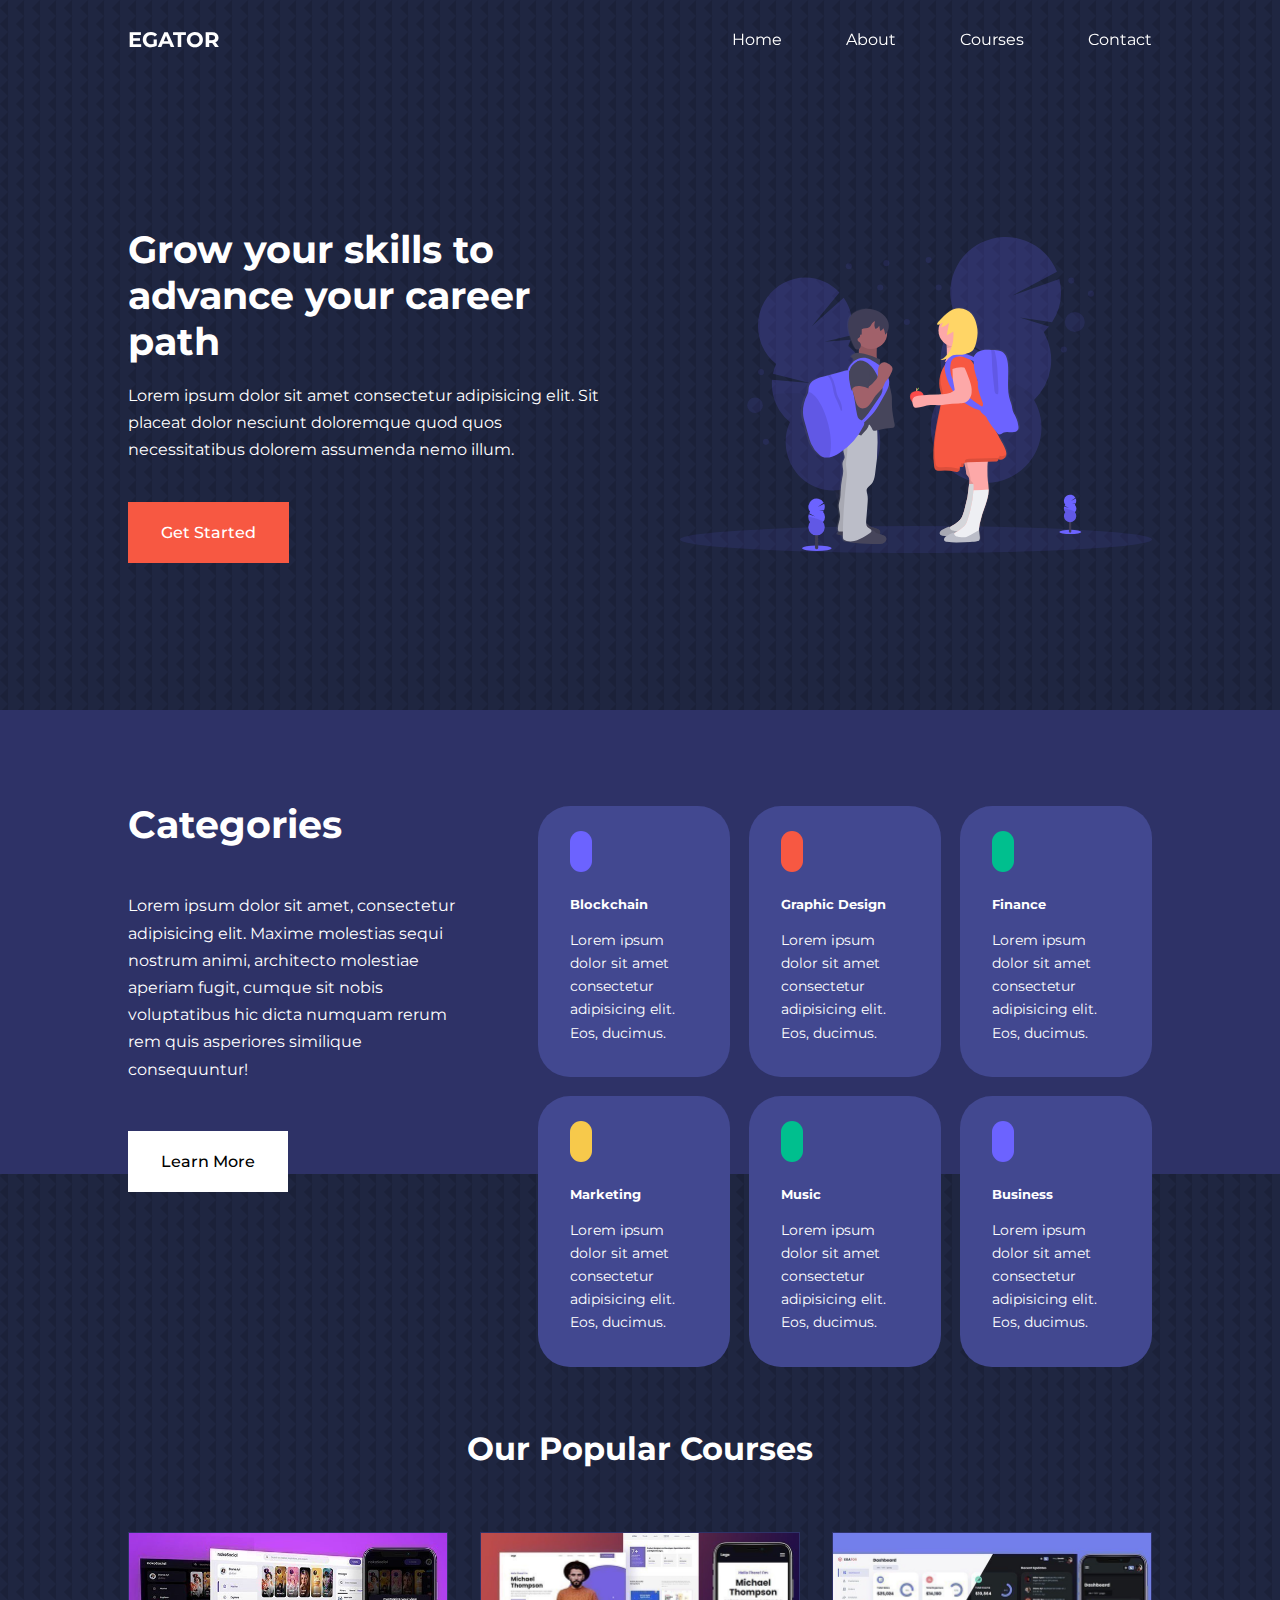
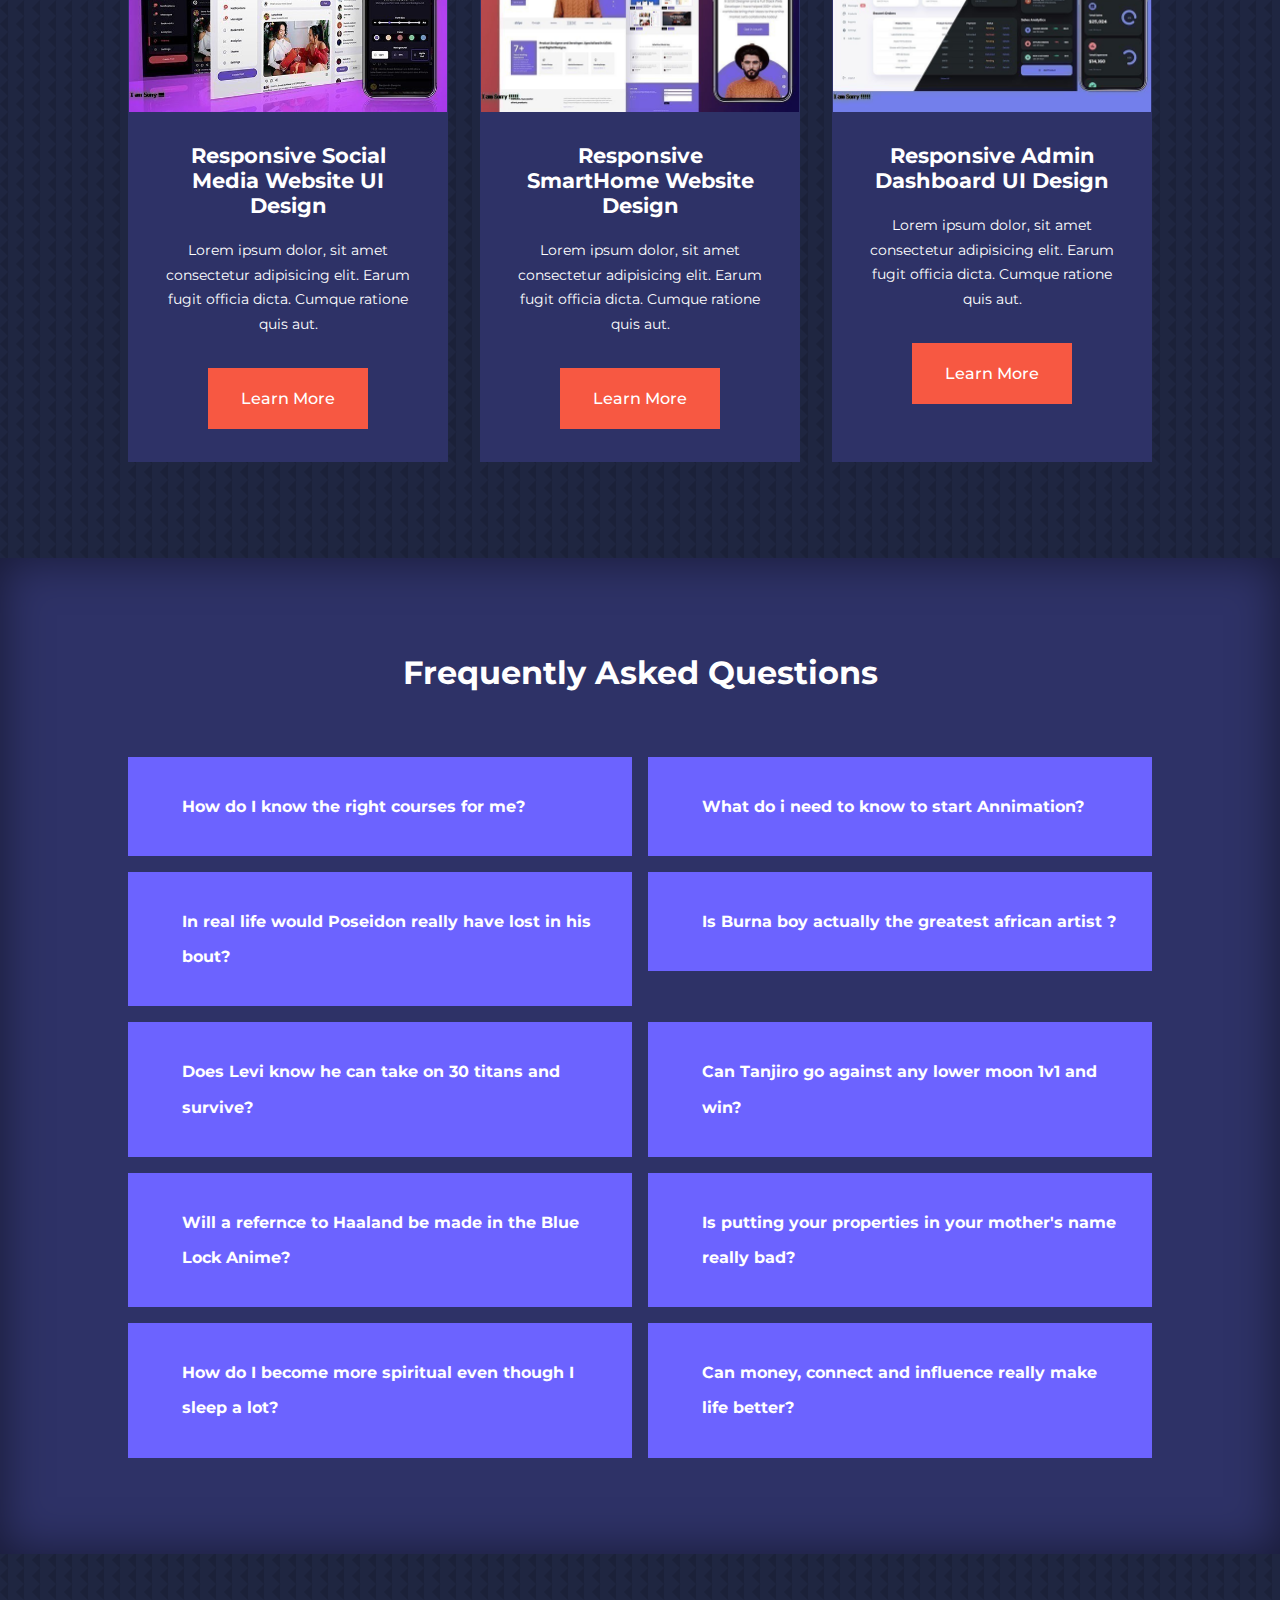
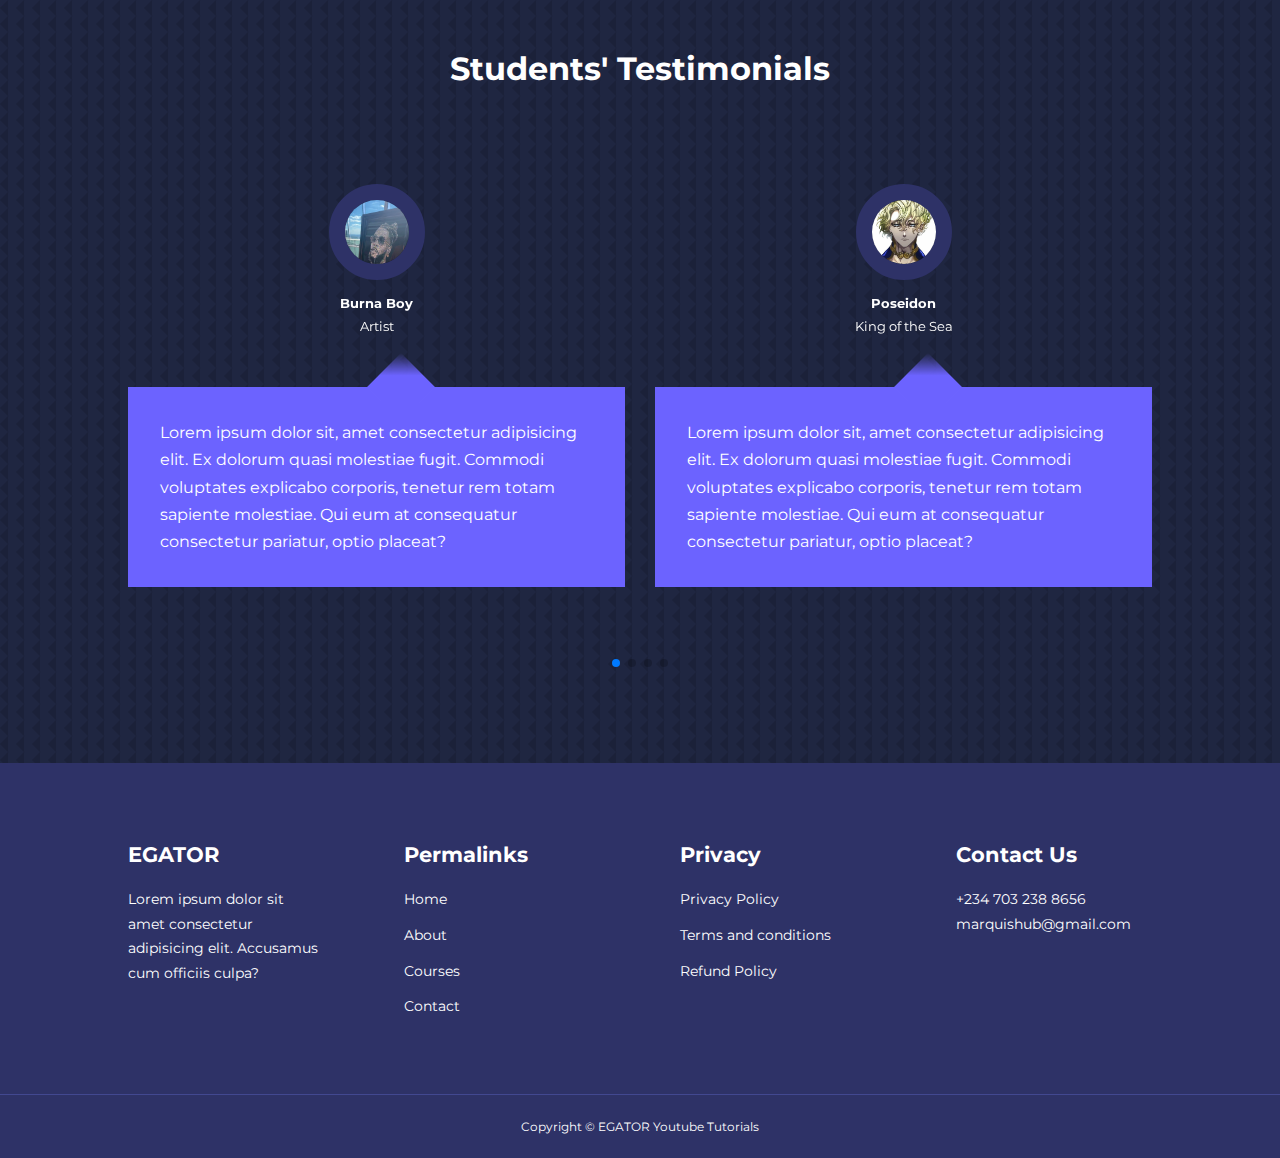
<file: index.html>
<!DOCTYPE html>
<html lang="en">
<head>
    <meta charset="UTF-8">
    <meta http-equiv="X-UA-Compatible" content="IE=edge">
    <meta name="viewport" content="width=device-width, initial-scale=1.0">
    <title>Responsive Multipage Education Website using HTML CSS & JavaScript</title>

    <!--ICONSCOUT CDN-->
    <link rel="stylesheet" href="https://unicons.iconscout.com/release/v4.0.8/css/line.css">

    <!--GOOGLE FONTS (MONTSERRAT)-->
    <link rel="preconnect" href="https://fonts.googleapis.com">
    <link rel="preconnect" href="https://fonts.gstatic.com" crossorigin>
    <link href="https://fonts.googleapis.com/css2?family=Montserrat:wght@300;400;500;600;700;800;900&display=swap"
    rel="stylesheet">

    <!--SWIPER JS-->
    <link rel="stylesheet" href="https://cdn.jsdelivr.net/npm/swiper@9/swiper-bundle.min.css" />


    <link rel="stylesheet" href="./css/style.css">

    <style>
        body {background-image: url("./images/bg-texture.png");}
    </style>
</head>
<body>
    <nav>
        <div class="container nav__container">
            <a href="index.html"><h4>EGATOR</h4></a>
            <ul class="nav__menu">
                <li><a href="index.html">Home</a></li>
                <li><a href="about.html">About</a></li>
                <li><a href="courses.html">Courses</a></li>
                <li><a href="contact.html">Contact</a></li>
            </ul>
            <button id="open-menu-btn"><i class="uil uil-bars"></i></button>
            <button id="close-menu-btn"><i class="uil uil-multiply"></i></button>
        </div>
    </nav>
    <!--==========================END OF NAVBAR===========================-->





    <header>
        <div class="container header__container">
            <div class="header__left">
                <h1>Grow your skills to advance your career path</h1>
                <p>
                    Lorem ipsum dolor sit amet consectetur adipisicing elit. Sit placeat dolor nesciunt doloremque quod quos necessitatibus dolorem assumenda nemo illum.
                </p>
                <a href="courses.html" class="btn btn-primary">Get Started</a>
            </div>

            <div class="header__right">
                <div class="header__right-image">
                    <img src="./images/header.svg">
                </div>
            </div>
        </div>
    </header>
     <!-------END OF HEADER-------->







     <section class="categories">
        <div class="container categories__container">
            <div class="categories__left">
                <h1>Categories</h1>
                <p>
                    Lorem ipsum dolor sit amet, consectetur adipisicing elit. Maxime molestias sequi nostrum animi, architecto molestiae aperiam fugit, cumque sit nobis voluptatibus hic dicta numquam rerum rem quis asperiores similique consequuntur!
                </p>
                <a href="#" class="btn">Learn More</a>
            </div>

            <div class="categories__right">
                <article class="category">
                    <span class="category__icon">
                        <i class="uil uil-bitcoin-circle"></i>
                    </span>
                    <h5>Blockchain</h5>
                    <p>Lorem ipsum dolor sit amet consectetur adipisicing elit. Eos, ducimus.</p>
                </article>

                <article class="category">
                    <span class="category__icon">
                        <i class="uil uil-palette"></i>
                    </span>
                    <h5>Graphic Design</h5>
                    <p>Lorem ipsum dolor sit amet consectetur adipisicing elit. Eos, ducimus.</p>
                </article>

                <article class="category">
                    <span class="category__icon">
                        <i class="uil uil-usd-circle"></i>
                    </span>
                    <h5>Finance</h5>
                    <p>Lorem ipsum dolor sit amet consectetur adipisicing elit. Eos, ducimus.</p>
                </article>

                <article class="category">
                    <span class="category__icon">
                        <i class="uil uil-megaphone"></i>
                    </span>
                    <h5>Marketing</h5>
                    <p>Lorem ipsum dolor sit amet consectetur adipisicing elit. Eos, ducimus.</p>
                </article>

                <article class="category">
                    <span class="category__icon">
                        <i class="uil uil-music"></i>
                    </span>
                    <h5>Music</h5>
                    <p>Lorem ipsum dolor sit amet consectetur adipisicing elit. Eos, ducimus.</p>
                </article>

                <article class="category">
                    <span class="category__icon">
                        <i class="uil uil-puzzle-piece"></i>
                    </span>
                    <h5>Business</h5>
                    <p>Lorem ipsum dolor sit amet consectetur adipisicing elit. Eos, ducimus.</p>
                </article>
            </div>
        </div>
     </section>
     <!--===================== END OF CATEGORIES =====================-->








     <section class="courses">
        <h2>Our Popular Courses</h2>
        <div class="container courses__container">
            <article class="course">
                <div class="course__image">
                    <img src = "./images/course1.jpg"> 
                </div>
                <div class="course__info">
                    <h4>Responsive Social Media Website UI Design</h4>
                    <p>
                        Lorem ipsum dolor, sit amet consectetur adipisicing elit. Earum fugit officia dicta. Cumque ratione quis aut.
                    </p>
                    <a href="course.html" class="btn btn-primary">Learn More</a>
                </div>
            </article>

            <article class="course">
                <div class="course__image">
                    <img src = "./images/course2.jpg"> 
                </div>
                <div class="course__info">
                    <h4>Responsive SmartHome Website Design</h4>
                    <p>
                        Lorem ipsum dolor, sit amet consectetur adipisicing elit. Earum fugit officia dicta. Cumque ratione quis aut.
                    </p>
                    <a href="course.html" class="btn btn-primary">Learn More</a>
                </div>
            </article>

            <article class="course">
                <div class="course__image">
                    <img src = "./images/course3.jpg"> 
                </div>
                <div class="course__info">
                    <h4>Responsive Admin Dashboard UI Design</h4>
                    <p>
                        Lorem ipsum dolor, sit amet consectetur adipisicing elit. Earum fugit officia dicta. Cumque ratione quis aut.
                    </p>
                    <a href="course.html" class="btn btn-primary">Learn More</a>
                </div>
            </article>
        </div>
     </section>
<!--===================== END OF COURSES =====================-->









<section class="faqs">
    <h2>Frequently Asked Questions</h2>
    <div class="container faqs__container">
        <article class="faq">
            <div class="faq__icon"><i class="uil uil-plus"></i></div>
            <div class="question__answer">
                <h4>How do I know the right courses for me?</h4>
                <p>
                    Lorem ipsum dolor sit amet consectetur adipisicing elit. Dignissimos dolorum impedit fuga illo vitae nostrum quam veniam repellat voluptates ratione? Corporis atque commodi natus quo! Consequatur nisi excepturi error a!
                </p>
            </div>
        </article>

        <article class="faq">
            <div class="faq__icon"><i class="uil uil-plus"></i></div>
            <div class="question__answer">
                <h4>What do i need to know to start Annimation?</h4>
                <p>
                    Lorem ipsum dolor sit amet consectetur adipisicing elit. Dignissimos dolorum impedit fuga illo vitae nostrum quam veniam repellat voluptates ratione? Corporis atque commodi natus quo! Consequatur nisi excepturi error a!
                </p>
            </div>
        </article>

        <article class="faq">
            <div class="faq__icon"><i class="uil uil-plus"></i></div>
            <div class="question__answer">
                <h4>In real life would Poseidon really have lost in his bout?</h4>
                <p>
                    Lorem ipsum dolor sit amet consectetur adipisicing elit. Dignissimos dolorum impedit fuga illo vitae nostrum quam veniam repellat voluptates ratione? Corporis atque commodi natus quo! Consequatur nisi excepturi error a!
                </p>
            </div>
        </article>

        <article class="faq">
            <div class="faq__icon"><i class="uil uil-plus"></i></div>
            <div class="question__answer">
                <h4>Is Burna boy actually the greatest african artist ?</h4>
                <p>
                    Lorem ipsum dolor sit amet consectetur adipisicing elit. Dignissimos dolorum impedit fuga illo vitae nostrum quam veniam repellat voluptates ratione? Corporis atque commodi natus quo! Consequatur nisi excepturi error a!
                </p>
            </div>
        </article>

        <article class="faq">
            <div class="faq__icon"><i class="uil uil-plus"></i></div>
            <div class="question__answer">
                <h4>Does Levi know he can take on 30 titans and survive?</h4>
                <p>
                    Lorem ipsum dolor sit amet consectetur adipisicing elit. Dignissimos dolorum impedit fuga illo vitae nostrum quam veniam repellat voluptates ratione? Corporis atque commodi natus quo! Consequatur nisi excepturi error a!
                </p>
            </div>
        </article>

        <article class="faq">
            <div class="faq__icon"><i class="uil uil-plus"></i></div>
            <div class="question__answer">
                <h4>Can Tanjiro go against any lower moon 1v1 and win?</h4>
                <p>
                    Lorem ipsum dolor sit amet consectetur adipisicing elit. Dignissimos dolorum impedit fuga illo vitae nostrum quam veniam repellat voluptates ratione? Corporis atque commodi natus quo! Consequatur nisi excepturi error a!
                </p>
            </div>
        </article>

        <article class="faq">
            <div class="faq__icon"><i class="uil uil-plus"></i></div>
            <div class="question__answer">
                <h4>Will a refernce to Haaland be made in the Blue Lock Anime?</h4>
                <p>
                    Lorem ipsum dolor sit amet consectetur adipisicing elit. Dignissimos dolorum impedit fuga illo vitae nostrum quam veniam repellat voluptates ratione? Corporis atque commodi natus quo! Consequatur nisi excepturi error a!
                </p>
            </div>
        </article>

        <article class="faq">
            <div class="faq__icon"><i class="uil uil-plus"></i></div>
            <div class="question__answer">
                <h4>Is putting your properties in your mother's name really bad?</h4>
                <p>
                    Lorem ipsum dolor sit amet consectetur adipisicing elit. Dignissimos dolorum impedit fuga illo vitae nostrum quam veniam repellat voluptates ratione? Corporis atque commodi natus quo! Consequatur nisi excepturi error a!
                </p>
            </div>
        </article>

        <article class="faq">
            <div class="faq__icon"><i class="uil uil-plus"></i></div>
            <div class="question__answer">
                <h4>How do I become more spiritual even though I sleep a lot?</h4>
                <p>
                    Lorem ipsum dolor sit amet consectetur adipisicing elit. Dignissimos dolorum impedit fuga illo vitae nostrum quam veniam repellat voluptates ratione? Corporis atque commodi natus quo! Consequatur nisi excepturi error a!
                </p>
            </div>
        </article>

        <article class="faq">
            <div class="faq__icon"><i class="uil uil-plus"></i></div>
            <div class="question__answer">
                <h4>Can money, connect and influence really make life better?</h4>
                <p>
                    Lorem ipsum dolor sit amet consectetur adipisicing elit. Dignissimos dolorum impedit fuga illo vitae nostrum quam veniam repellat voluptates ratione? Corporis atque commodi natus quo! Consequatur nisi excepturi error a!
                </p>
            </div>
        </article>
    </div>
</section>
<!--===================== END OF FAQs =====================-->








<section class="container testimonials__container mySwiper">
    <h2>Students' Testimonials</h2>
    <div class="swiper-wrapper">
        <article class="testimonial swiper-slide">
            <div class="avatar">
                <img src="./images/avatar1.jfif">
            </div>
            <div class="testimonial__info">
                <h5>Burna Boy</h5>
                <small>Artist</small>
            </div>
            <div class="testimonial__body">
                <p>
                    Lorem ipsum dolor sit, amet consectetur adipisicing elit. Ex dolorum quasi molestiae fugit. Commodi voluptates explicabo corporis, tenetur rem totam sapiente molestiae. Qui eum at consequatur consectetur pariatur, optio placeat?
                </p>
            </div>
        </article>

        <article class="testimonial swiper-slide">
            <div class="avatar">
                <img src="./images/avatar2.jpg">
            </div>
            <div class="testimonial__info">
                <h5>Poseidon</h5>
                <small>King of the Sea</small>
            </div>
            <div class="testimonial__body">
                <p>
                    Lorem ipsum dolor sit, amet consectetur adipisicing elit. Ex dolorum quasi molestiae fugit. Commodi voluptates explicabo corporis, tenetur rem totam sapiente molestiae. Qui eum at consequatur consectetur pariatur, optio placeat?
                </p>
            </div>
        </article>

        <article class="testimonial swiper-slide">
            <div class="avatar">
                <img src="./images/avatar3.png">
            </div>
            <div class="testimonial__info">
                <h5>Bola Tinubu</h5>
                <small>President</small>
            </div>
            <div class="testimonial__body">
                <p>
                    Lorem ipsum dolor sit, amet consectetur adipisicing elit. Ex dolorum quasi molestiae fugit. Commodi voluptates explicabo corporis, tenetur rem totam sapiente molestiae. Qui eum at consequatur consectetur pariatur, optio placeat?
                </p>
            </div>
        </article>

        <article class="testimonial swiper-slide">
            <div class="avatar">
                <img src="./images/avatar4.jpg">
            </div>
            <div class="testimonial__info">
                <h5>Levi Ackerman</h5>
                <small>Titan Slayer</small>
            </div>
            <div class="testimonial__body">
                <p>
                    Lorem ipsum dolor sit, amet consectetur adipisicing elit. Ex dolorum quasi molestiae fugit. Commodi voluptates explicabo corporis, tenetur rem totam sapiente molestiae. Qui eum at consequatur consectetur pariatur, optio placeat?
                </p>
            </div>
        </article>

        <article class="testimonial swiper-slide">
            <div class="avatar">
                <img src="./images/avatar5.jpg">
            </div>
            <div class="testimonial__info">
                <h5>Jane Doe</h5>
                <small>Student</small>
            </div>
            <div class="testimonial__body">
                <p>
                    Lorem ipsum dolor sit, amet consectetur adipisicing elit. Ex dolorum quasi molestiae fugit. Commodi voluptates explicabo corporis, tenetur rem totam sapiente molestiae. Qui eum at consequatur consectetur pariatur, optio placeat?
                </p>
            </div>
        </article>
    </div>
    <div class="swiper-pagination"></div>
</section>
<!--===================== END OF TESTIMONIALS =====================-->








<footer>
    <div class="container footer__container">
        <div class="footer__1">
            <a href="index.html" class="footer__logo"><h4>EGATOR</h4></a>
            <p>
                Lorem ipsum dolor sit amet consectetur adipisicing elit. Accusamus cum officiis culpa?
            </p>
        </div>

        <div class="footer__2">
            <h4>Permalinks</h4>
            <ul class="permalinks">
                <li><a href="index.html">Home</a></li>
                <li><a href="about.html">About</a></li>
                <li><a href="courses.html">Courses</a></li>
                <li><a href="contact.html">Contact</a></li>
            </ul>
        </div>

        <div class="footer__3">
            <h4>Privacy</h4>
            <ul class="privacy">
                <li><a href="#">Privacy Policy</a></li>
                <li><a href="#">Terms and conditions</a></li>
                <li><a href="#">Refund Policy</a></li>
            </ul>
        </div>

        <div class="footer__4">
            <h4>Contact Us</h4>
            <div>
                <p>+234 703 238 8656</p>
                <p>marquishub@gmail.com</p>
            </div>

            <ul class="footer__socials">
                <li>
                    <a href="#"><i class="uil uil-facebook-f"></i></a>
                </li>
                <li>
                    <a href="#"><i class="uil uil-instagram-alt"></i></a>
                </li>
                <li>
                    <a href="#"><i class="uil uil-twitter"></i></a>
                </li>
                <li>
                    <a href="#"><i class="uil uil-linkedin-alt"></i></a>
                </li>
            </ul>
        </div>
    </div>
    <div class="footer__copyright">
        <small>Copyright &copy; EGATOR Youtube Tutorials</small>
    </div>
</footer>
     


<script src="https://cdn.jsdelivr.net/npm/swiper@9/swiper-bundle.min.js"></script>
     <script src="./main.js"></script>


     <script>
        //slides for testimonials section
        var swiper = new Swiper(".mySwiper", {
            slidesPerView: 1,
            spaceBetween: 30,
            pagination: {
            el: ".swiper-pagination",
            clickable: true,
            },
            // when window width is >= 600px
            breakpoints: {
                600: {
                    slidesPerView: 2,
                }
            }
        });
     </script>

</body>
</html>
</file>
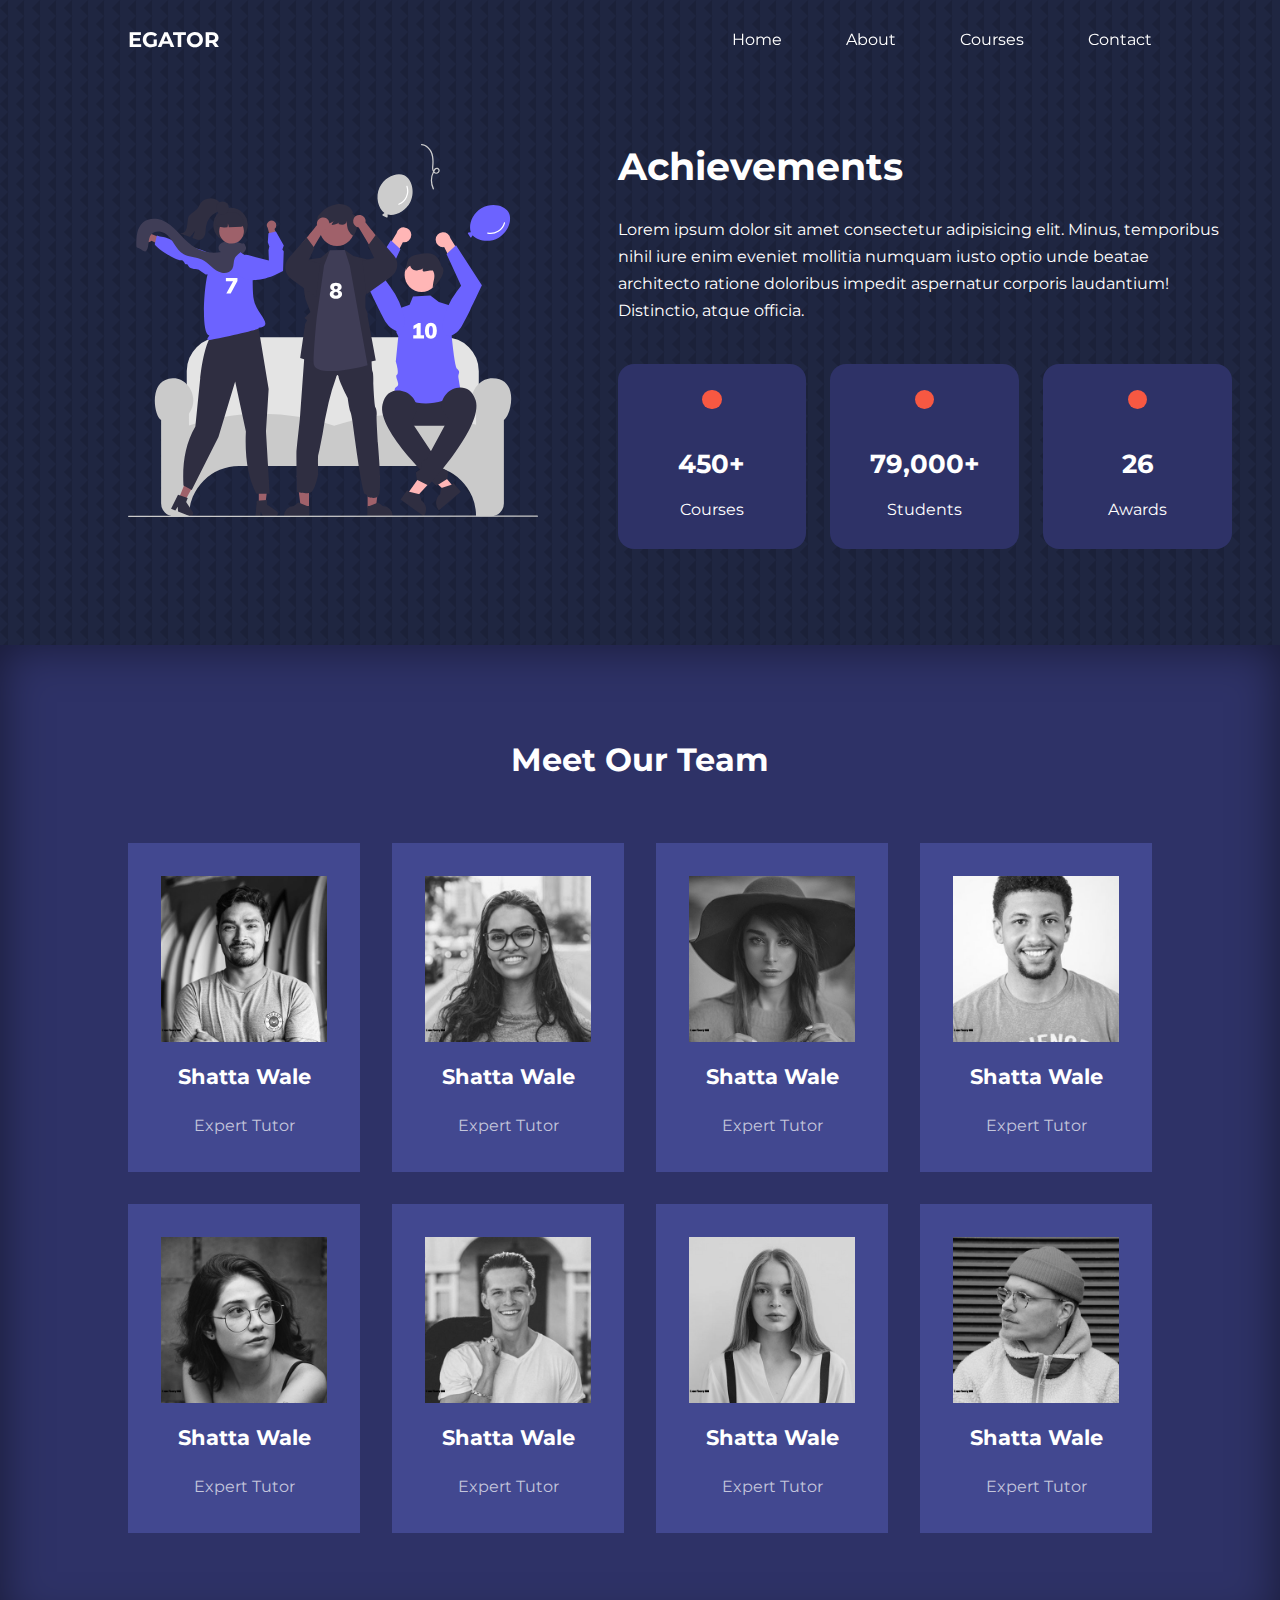
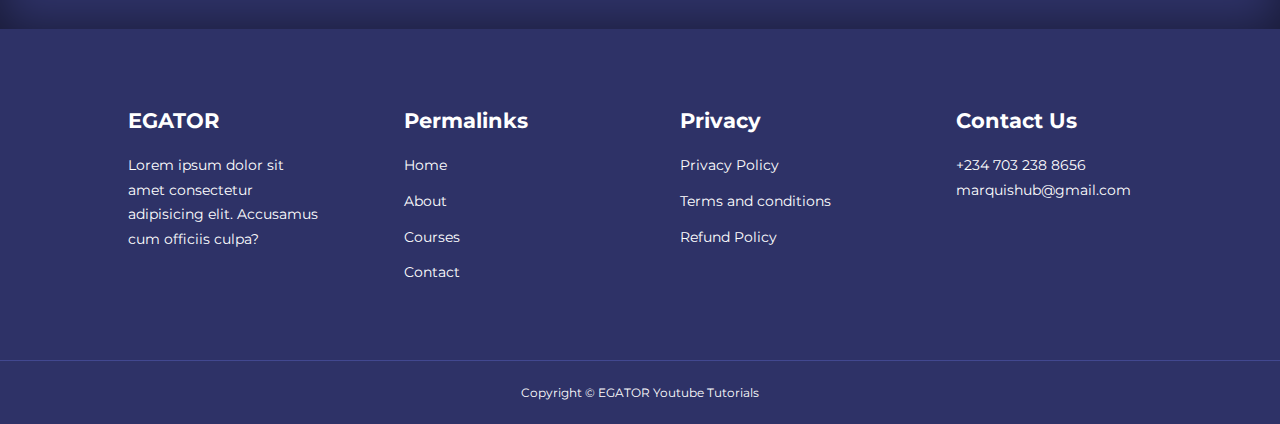
<file: about.html>
<!DOCTYPE html>
<html lang="en">
<head>
    <meta charset="UTF-8">
    <meta http-equiv="X-UA-Compatible" content="IE=edge">
    <meta name="viewport" content="width=device-width, initial-scale=1.0">
    <title>Responsive Multipage Education Website using HTML CSS & JavaScript</title>

    <!--ICONSCOUT CDN-->
    <link rel="stylesheet" href="https://unicons.iconscout.com/release/v4.0.8/css/line.css">

    <!--GOOGLE FONTS (MONTSERRAT)-->
    <link rel="preconnect" href="https://fonts.googleapis.com">
    <link rel="preconnect" href="https://fonts.gstatic.com" crossorigin>
    <link href="https://fonts.googleapis.com/css2?family=Montserrat:wght@300;400;500;600;700;800;900&display=swap" rel="stylesheet">

    <link rel="stylesheet" href="./css/style.css">
    <link rel="stylesheet" href="./css/about.css">

    <style>
        body {background-image: url("./images/bg-texture.png");}
    </style>
</head>
<body>
    <nav>
        <div class="container nav__container">
            <a href="index.html"><h4>EGATOR</h4></a>
            <ul class="nav__menu">
                <li><a href="index.html">Home</a></li>
                <li><a href="about.html">About</a></li>
                <li><a href="courses.html">Courses</a></li>
                <li><a href="contact.html">Contact</a></li>
            </ul>
            <button id="open-menu-btn"><i class="uil uil-bars"></i></button>
            <button id="close-menu-btn"><i class="uil uil-multiply"></i></button>
        </div>
    </nav>
    <!--========================== END OF NAVBAR ===========================-->






    <section class="about__achievements">
        <div class="container about__achievements-container">
            <div class="about__achievements-left">
                <img src="./images/about achievements.svg">
            </div>

            <div class="about__achievements-right">
                <h1>Achievements</h1>
                <p>
                    Lorem ipsum dolor sit amet consectetur adipisicing elit. Minus, temporibus nihil iure enim eveniet mollitia numquam iusto optio unde beatae architecto ratione doloribus impedit aspernatur corporis laudantium! Distinctio, atque officia.
                </p>
                <div class="achievements__cards">
                    <article class="achievement__card">
                        <span class="achievement__icon">
                            <i class="uil uil-video"></i>
                        </span>
                        <h3>450+</h3>
                        <p>Courses</p>
                    </article>

                    <article class="achievement__card">
                        <span class="achievement__icon">
                            <i class="uil uil-users-alt"></i>
                        </span>
                        <h3>79,000+</h3>
                        <p>Students</p>
                    </article>

                    <article class="achievement__card">
                        <span class="achievement__icon">
                            <i class="uil uil-trophy"></i>
                        </span>
                        <h3>26</h3>
                        <p>Awards</p>
                    </article>

                </div>
            </div>
        </div>
    </section>
    <!--========================== END OF ACHIEVEMENTS ===========================-->








    <section class="team">
        <h2>Meet Our Team</h2>
        <div class="container team__container">
            <article class="team__member">
                <div class="team__member-image">
                    <img src="./images/tm1.jpg">
                </div>
                <div class="team__member-info">
                    <h4>Shatta Wale</h4>
                    <p>Expert Tutor</p>
                </div>
                <div class="team__member-socials">
                    <a href="https://instagram.com" target="_blank"><i class="uil uil-instagram"></i></a>
                    <a href="https://twitter.com" target="_blank"><i class="uil uil-twitter-alt"></i></a>
                    <a href="https://linkedin.com" target="_blank"><i class="uil uil-linkedin-alt"></i></a>
                </div>
            </article>

            <article class="team__member">
                <div class="team__member-image">
                    <img src="./images/tm2.jpg">
                </div>
                <div class="team__member-info">
                    <h4>Shatta Wale</h4>
                    <p>Expert Tutor</p>
                </div>
                <div class="team__member-socials">
                    <a href="https://instagram.com" target="_blank"><i class="uil uil-instagram"></i></a>
                    <a href="https://twitter.com" target="_blank"><i class="uil uil-twitter-alt"></i></a>
                    <a href="https://linkedin.com" target="_blank"><i class="uil uil-linkedin-alt"></i></a>
                </div>
            </article>


            <article class="team__member">
                <div class="team__member-image">
                    <img src="./images/tm3.jpg">
                </div>
                <div class="team__member-info">
                    <h4>Shatta Wale</h4>
                    <p>Expert Tutor</p>
                </div>
                <div class="team__member-socials">
                    <a href="https://instagram.com" target="_blank"><i class="uil uil-instagram"></i></a>
                    <a href="https://twitter.com" target="_blank"><i class="uil uil-twitter-alt"></i></a>
                    <a href="https://linkedin.com" target="_blank"><i class="uil uil-linkedin-alt"></i></a>
                </div>
            </article>


            <article class="team__member">
                <div class="team__member-image">
                    <img src="./images/tm4.jpg">
                </div>
                <div class="team__member-info">
                    <h4>Shatta Wale</h4>
                    <p>Expert Tutor</p>
                </div>
                <div class="team__member-socials">
                    <a href="https://instagram.com" target="_blank"><i class="uil uil-instagram"></i></a>
                    <a href="https://twitter.com" target="_blank"><i class="uil uil-twitter-alt"></i></a>
                    <a href="https://linkedin.com" target="_blank"><i class="uil uil-linkedin-alt"></i></a>
                </div>
            </article>


            <article class="team__member">
                <div class="team__member-image">
                    <img src="./images/tm5.jpg">
                </div>
                <div class="team__member-info">
                    <h4>Shatta Wale</h4>
                    <p>Expert Tutor</p>
                </div>
                <div class="team__member-socials">
                    <a href="https://instagram.com" target="_blank"><i class="uil uil-instagram"></i></a>
                    <a href="https://twitter.com" target="_blank"><i class="uil uil-twitter-alt"></i></a>
                    <a href="https://linkedin.com" target="_blank"><i class="uil uil-linkedin-alt"></i></a>
                </div>
            </article>


            <article class="team__member">
                <div class="team__member-image">
                    <img src="./images/tm6.jpg">
                </div>
                <div class="team__member-info">
                    <h4>Shatta Wale</h4>
                    <p>Expert Tutor</p>
                </div>
                <div class="team__member-socials">
                    <a href="https://instagram.com" target="_blank"><i class="uil uil-instagram"></i></a>
                    <a href="https://twitter.com" target="_blank"><i class="uil uil-twitter-alt"></i></a>
                    <a href="https://linkedin.com" target="_blank"><i class="uil uil-linkedin-alt"></i></a>
                </div>
            </article>


            <article class="team__member">
                <div class="team__member-image">
                    <img src="./images/tm7.jpg">
                </div>
                <div class="team__member-info">
                    <h4>Shatta Wale</h4>
                    <p>Expert Tutor</p>
                </div>
                <div class="team__member-socials">
                    <a href="https://instagram.com" target="_blank"><i class="uil uil-instagram"></i></a>
                    <a href="https://twitter.com" target="_blank"><i class="uil uil-twitter-alt"></i></a>
                    <a href="https://linkedin.com" target="_blank"><i class="uil uil-linkedin-alt"></i></a>
                </div>
            </article>


            <article class="team__member">
                <div class="team__member-image">
                    <img src="./images/tm8.jpg">
                </div>
                <div class="team__member-info">
                    <h4>Shatta Wale</h4>
                    <p>Expert Tutor</p>
                </div>
                <div class="team__member-socials">
                    <a href="https://instagram.com" target="_blank"><i class="uil uil-instagram"></i></a>
                    <a href="https://twitter.com" target="_blank"><i class="uil uil-twitter-alt"></i></a>
                    <a href="https://linkedin.com" target="_blank"><i class="uil uil-linkedin-alt"></i></a>
                </div>
            </article>
        </div>
    </section>
    <!--========================== END OF TEAM ===========================-->






    
    <footer>
        <div class="container footer__container">
            <div class="footer__1">
                <a href="index.html" class="footer__logo"><h4>EGATOR</h4></a>
                <p>
                    Lorem ipsum dolor sit amet consectetur adipisicing elit. Accusamus cum officiis culpa?
                </p>
            </div>
    
            <div class="footer__2">
                <h4>Permalinks</h4>
                <ul class="permalinks">
                    <li><a href="index.html">Home</a></li>
                    <li><a href="about.html">About</a></li>
                    <li><a href="courses.html">Courses</a></li>
                    <li><a href="contact.html">Contact</a></li>
                </ul>
            </div>
    
            <div class="footer__3">
                <h4>Privacy</h4>
                <ul class="privacy">
                    <li><a href="#">Privacy Policy</a></li>
                    <li><a href="#">Terms and conditions</a></li>
                    <li><a href="#">Refund Policy</a></li>
                </ul>
            </div>
    
            <div class="footer__4">
                <h4>Contact Us</h4>
                <div>
                    <p>+234 703 238 8656</p>
                    <p>marquishub@gmail.com</p>
                </div>
    
                <ul class="footer__socials">
                    <li>
                        <a href="#"><i class="uil uil-facebook-f"></i></a>
                    </li>
                    <li>
                        <a href="#"><i class="uil uil-instagram-alt"></i></a>
                    </li>
                    <li>
                        <a href="#"><i class="uil uil-twitter"></i></a>
                    </li>
                    <li>
                        <a href="#"><i class="uil uil-linkedin-alt"></i></a>
                    </li>
                </ul>
            </div>
        </div>
        <div class="footer__copyright">
            <small>Copyright &copy; EGATOR Youtube Tutorials</small>
        </div>
    </footer>
         
    
        <script src="./main.js"></script>  
    </body>
    </html>
</file>
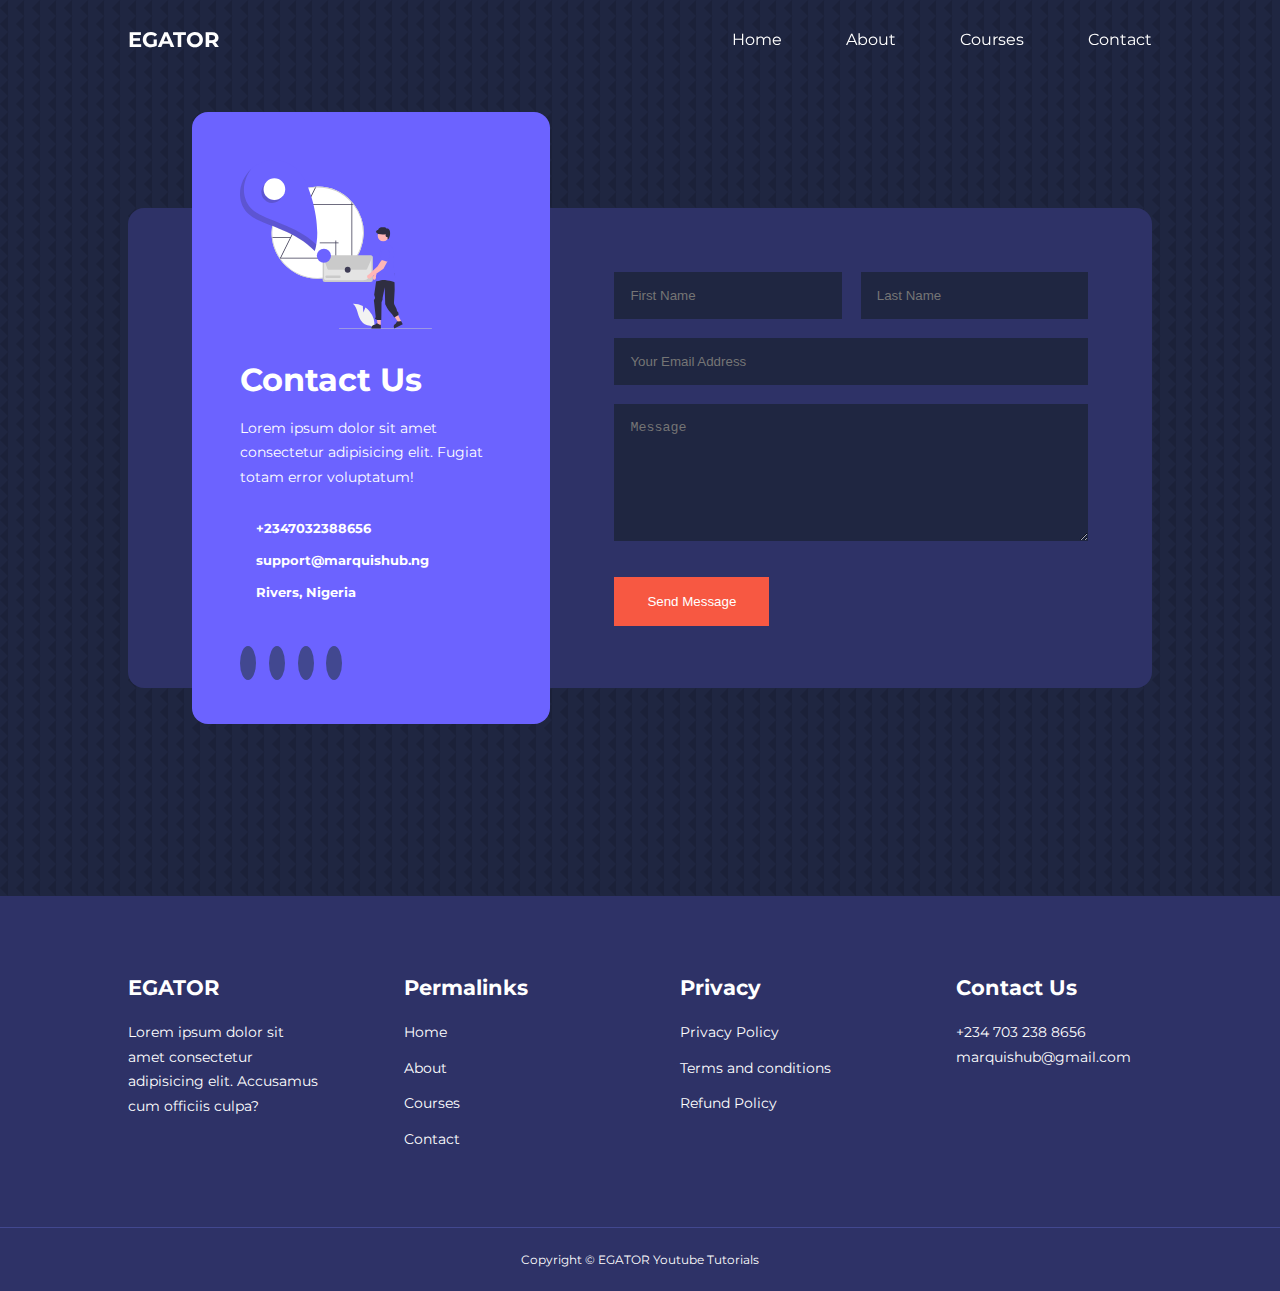
<file: contact.html>
<!DOCTYPE html>
<html lang="en">
<head>
    <meta charset="UTF-8">
    <meta http-equiv="X-UA-Compatible" content="IE=edge">
    <meta name="viewport" content="width=device-width, initial-scale=1.0">
    <title>Responsive Multipage Education Website using HTML CSS & JavaScript</title>

    <!--ICONSCOUT CDN-->
    <link rel="stylesheet" href="https://unicons.iconscout.com/release/v4.0.8/css/line.css">

    <!--GOOGLE FONTS (MONTSERRAT)-->
    <link rel="preconnect" href="https://fonts.googleapis.com">
    <link rel="preconnect" href="https://fonts.gstatic.com" crossorigin>
    <link href="https://fonts.googleapis.com/css2?family=Montserrat:wght@300;400;500;600;700;800;900&display=swap" rel="stylesheet">

    <link rel="stylesheet" href="./css/style.css">
    <link rel="stylesheet" href="./css/contact.css">

    <style>
        body {background-image: url("./images/bg-texture.png");}
    </style>
</head>
<body>
    <nav>
        <div class="container nav__container">
            <a href="index.html"><h4>EGATOR</h4></a>
            <ul class="nav__menu">
                <li><a href="index.html">Home</a></li>
                <li><a href="about.html">About</a></li>
                <li><a href="courses.html">Courses</a></li>
                <li><a href="contact.html">Contact</a></li>
            </ul>
            <button id="open-menu-btn"><i class="uil uil-bars"></i></button>
            <button id="close-menu-btn"><i class="uil uil-multiply"></i></button>
        </div>
    </nav>
    <!--========================== END OF NAVBAR ===========================-->









    <section class="contact">
        <div class="container contact__container">
            <aside class="contact__aside">
                <div class="aside__image">
                    <img src="./images/contact.svg">
                </div>
                <h2>Contact Us</h2>
                <p>
                    Lorem ipsum dolor sit amet consectetur adipisicing elit. Fugiat totam error voluptatum!
                </p>
                <ul class="contact__details">
                    <li>
                        <i class="uil uil-phone-times"></i>
                        <h5>+2347032388656</h5>
                    </li>
                    <li>
                        <i class="uil uil-envelope"></i>
                        <h5>support@marquishub.ng</h5>
                    </li>
                    <li>
                        <i class="uil uil-location-point"></i>
                        <h5>Rivers, Nigeria</h5>
                    </li>
                </ul>
                <ul class="contact__socials">
                    <li><a href="#"><i class="uil uil-facebook-f"></i></a></li>
                    <li><a href="#"><i class="uil uil-instagram-alt"></i></a></li>
                    <li><a href="#"><i class="uil uil-twitter"></i></a></li>
                    <li><a href="#"><i class="uil uil-linkedin-alt"></i></a></li>
                </ul>
            </aside>




            <form action="https://formspree.io/f/mvondjpa" method="POST" class="contact__form">
                <div class="form__name">
                    <input type="text" name="First Name" placeholder="First Name" required>
                    <input type="text" name="Last Name" placeholder="Last Name" required>
                </div>
                <input type="email" name="Email Address" placeholder="Your Email Address" required>
                <textarea name="Message" rows="7" placeholder="Message" required></textarea>
                <button type="submit" class="btn btn-primary">Send Message</button>
            </form>
        </div>
    </section>









    
    <footer>
        <div class="container footer__container">
            <div class="footer__1">
                <a href="index.html" class="footer__logo"><h4>EGATOR</h4></a>
                <p>
                    Lorem ipsum dolor sit amet consectetur adipisicing elit. Accusamus cum officiis culpa?
                </p>
            </div>
    
            <div class="footer__2">
                <h4>Permalinks</h4>
                <ul class="permalinks">
                    <li><a href="index.html">Home</a></li>
                    <li><a href="about.html">About</a></li>
                    <li><a href="courses.html">Courses</a></li>
                    <li><a href="contact.html">Contact</a></li>
                </ul>
            </div>
    
            <div class="footer__3">
                <h4>Privacy</h4>
                <ul class="privacy">
                    <li><a href="#">Privacy Policy</a></li>
                    <li><a href="#">Terms and conditions</a></li>
                    <li><a href="#">Refund Policy</a></li>
                </ul>
            </div>
    
            <div class="footer__4">
                <h4>Contact Us</h4>
                <div>
                    <p>+234 703 238 8656</p>
                    <p>marquishub@gmail.com</p>
                </div>
    
                <ul class="footer__socials">
                    <li>
                        <a href="#"><i class="uil uil-facebook-f"></i></a>
                    </li>
                    <li>
                        <a href="#"><i class="uil uil-instagram-alt"></i></a>
                    </li>
                    <li>
                        <a href="#"><i class="uil uil-twitter"></i></a>
                    </li>
                    <li>
                        <a href="#"><i class="uil uil-linkedin-alt"></i></a>
                    </li>
                </ul>
            </div>
        </div>
        <div class="footer__copyright">
            <small>Copyright &copy; EGATOR Youtube Tutorials</small>
        </div>
    </footer>
         
    
        <script src="./main.js"></script>  
    </body>
    </html>
</file>
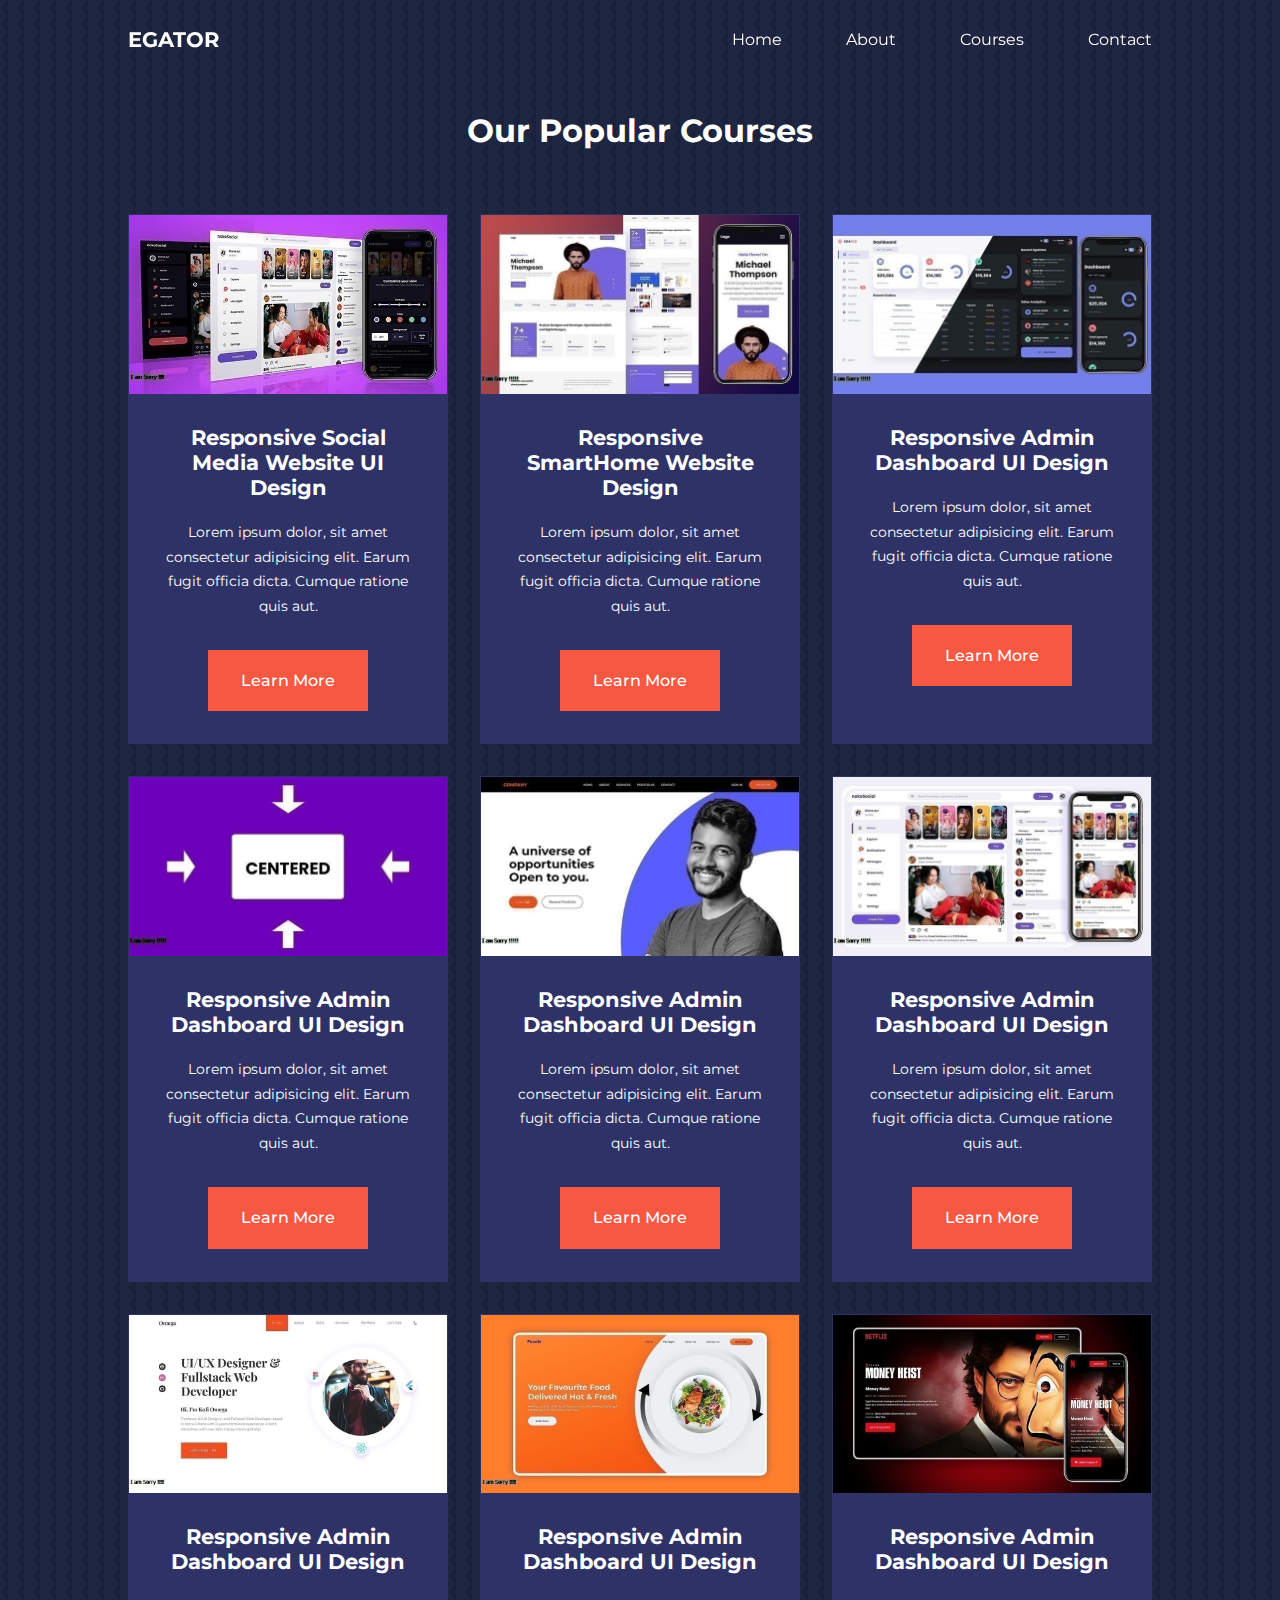
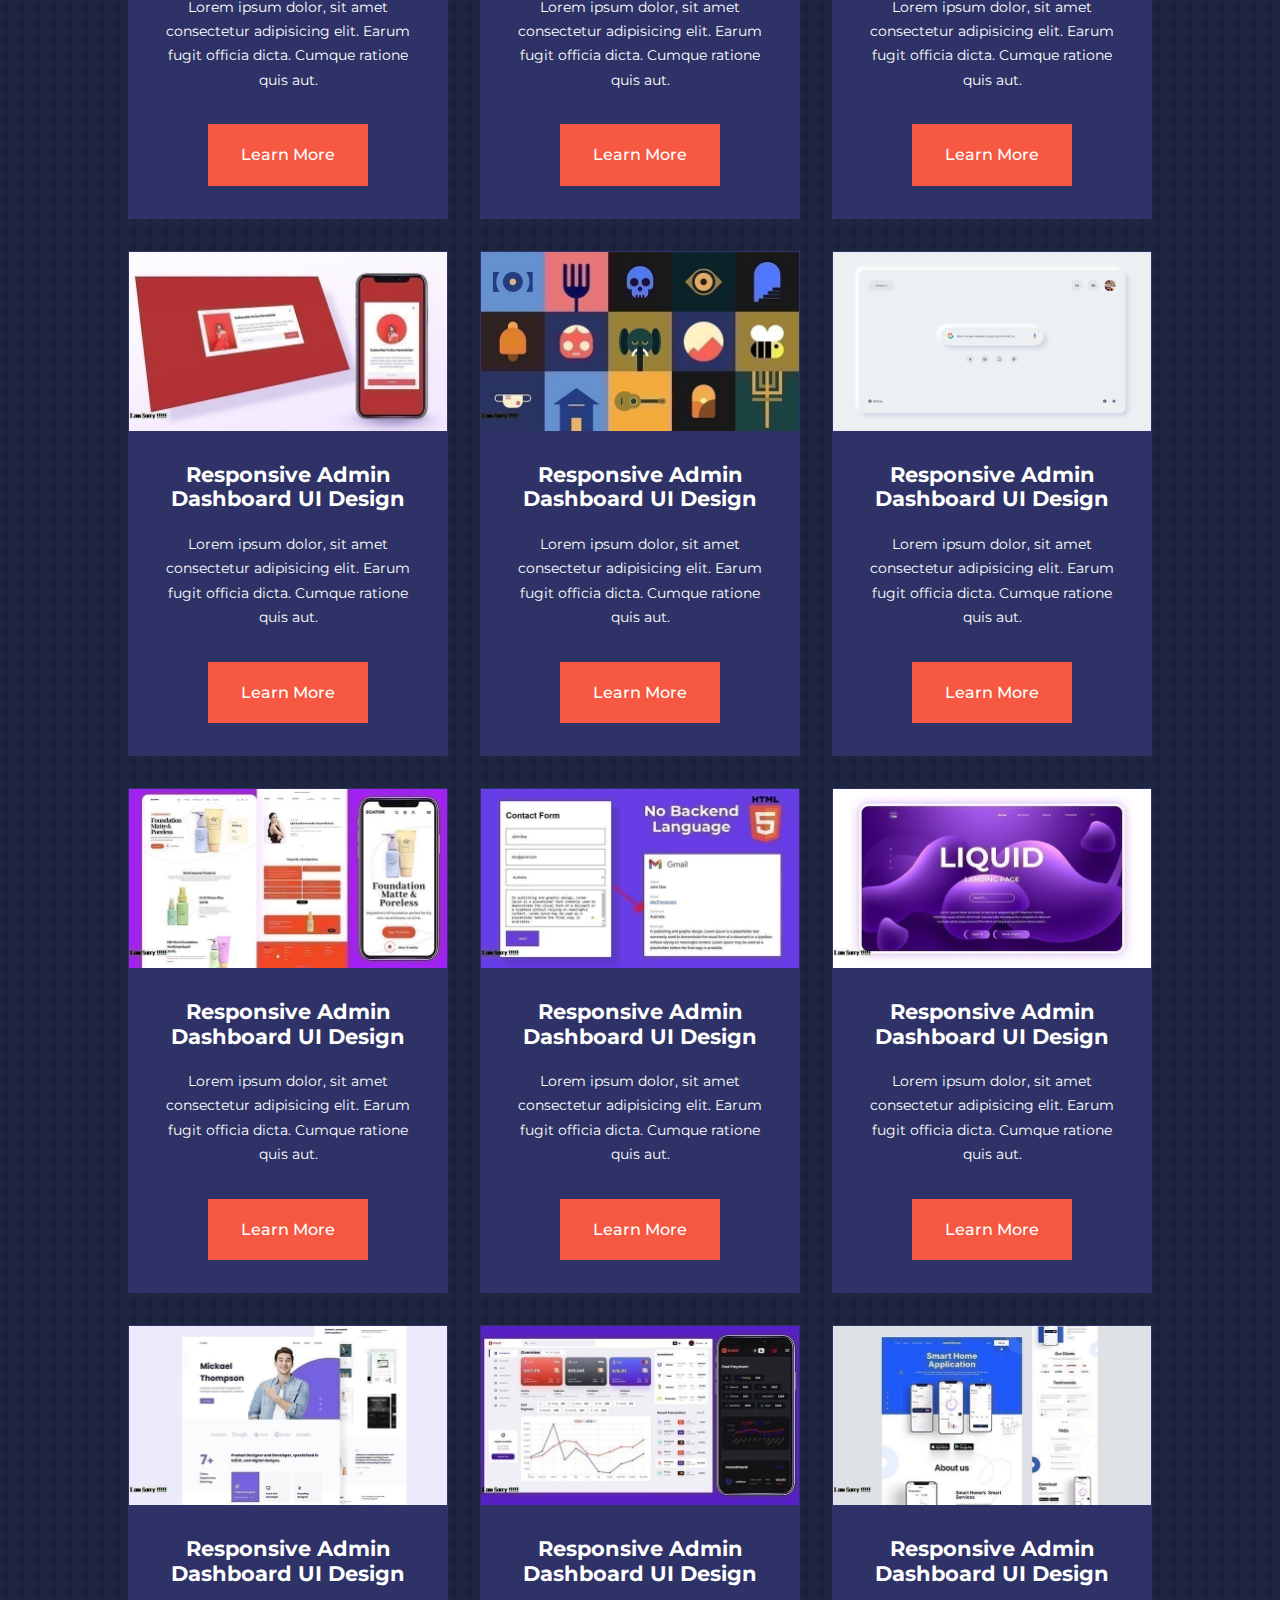
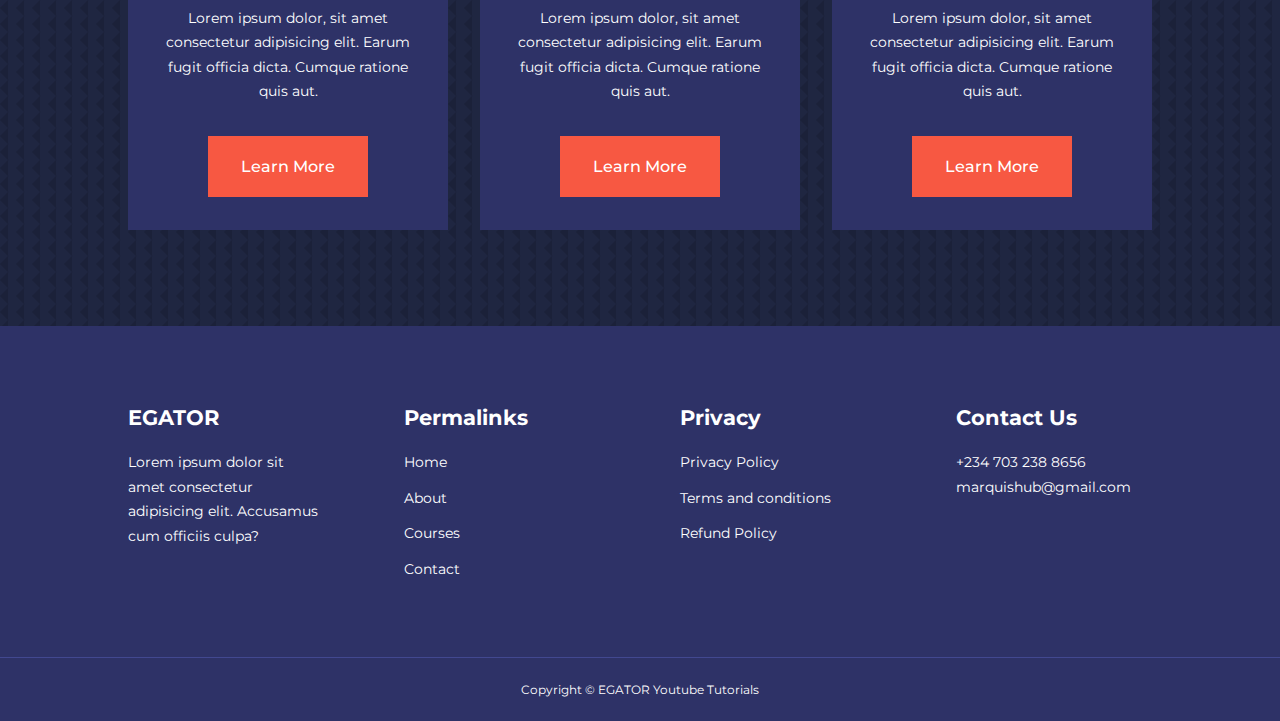
<file: courses.html>
<!DOCTYPE html>
<html lang="en">
<head>
    <meta charset="UTF-8">
    <meta http-equiv="X-UA-Compatible" content="IE=edge">
    <meta name="viewport" content="width=device-width, initial-scale=1.0">
    <title>Responsive Multipage Education Website using HTML CSS & JavaScript</title>
    <!--ICONSCOUT CDN-->
    <link rel="stylesheet" href="https://unicons.iconscout.com/release/v4.0.8/css/line.css">

    <!--GOOGLE FONTS (MONTSERRAT)-->
    <link rel="preconnect" href="https://fonts.googleapis.com">
    <link rel="preconnect" href="https://fonts.gstatic.com" crossorigin>
    <link href="https://fonts.googleapis.com/css2?family=Montserrat:wght@300;400;500;600;700;800;900&display=swap" rel="stylesheet">

    <!--STYLESHEETS-->
    <link rel="stylesheet" href="./css/style.css">
    <style>
        body {background-image: url("./images/bg-texture.png");}
        .courses {
            margin-top: 1rem;
        }
    </style>
</head>
<body>
    <nav>
        <div class="container nav__container">
            <a href="index.html"><h4>EGATOR</h4></a>
            <ul class="nav__menu">
                <li><a href="index.html">Home</a></li>
                <li><a href="about.html">About</a></li>
                <li><a href="courses.html">Courses</a></li>
                <li><a href="contact.html">Contact</a></li>
            </ul>
            <button id="open-menu-btn"><i class="uil uil-bars"></i></button>
            <button id="close-menu-btn"><i class="uil uil-multiply"></i></button>
        </div>
    </nav>
    <!--========================== END OF NAVBAR ===========================-->







    <section class="courses">
        <h2>Our Popular Courses</h2>
        <div class="container courses__container">
            <article class="course">
                <div class="course__image">
                    <img src = "./images/course1.jpg"> 
                </div>
                <div class="course__info">
                    <h4>Responsive Social Media Website UI Design</h4>
                    <p>
                        Lorem ipsum dolor, sit amet consectetur adipisicing elit. Earum fugit officia dicta. Cumque ratione quis aut.
                    </p>
                    <a href="course.html" class="btn btn-primary">Learn More</a>
                </div>
            </article>

            <article class="course">
                <div class="course__image">
                    <img src = "./images/course2.jpg"> 
                </div>
                <div class="course__info">
                    <h4>Responsive SmartHome Website Design</h4>
                    <p>
                        Lorem ipsum dolor, sit amet consectetur adipisicing elit. Earum fugit officia dicta. Cumque ratione quis aut.
                    </p>
                    <a href="course.html" class="btn btn-primary">Learn More</a>
                </div>
            </article>

            <article class="course">
                <div class="course__image">
                    <img src = "./images/course3.jpg"> 
                </div>
                <div class="course__info">
                    <h4>Responsive Admin Dashboard UI Design</h4>
                    <p>
                        Lorem ipsum dolor, sit amet consectetur adipisicing elit. Earum fugit officia dicta. Cumque ratione quis aut.
                    </p>
                    <a href="course.html" class="btn btn-primary">Learn More</a>
                </div>
            </article>
        
            <article class="course">
                <div class="course__image">
                    <img src = "./images/course4.jpg"> 
                </div>
                <div class="course__info">
                    <h4>Responsive Admin Dashboard UI Design</h4>
                    <p>
                        Lorem ipsum dolor, sit amet consectetur adipisicing elit. Earum fugit officia dicta. Cumque ratione quis aut.
                    </p>
                    <a href="course.html" class="btn btn-primary">Learn More</a>
                </div>
            </article>
        
            <article class="course">
                <div class="course__image">
                    <img src = "./images/course5.jpg"> 
                </div>
                <div class="course__info">
                    <h4>Responsive Admin Dashboard UI Design</h4>
                    <p>
                        Lorem ipsum dolor, sit amet consectetur adipisicing elit. Earum fugit officia dicta. Cumque ratione quis aut.
                    </p>
                    <a href="course.html" class="btn btn-primary">Learn More</a>
                </div>
            </article>        
        
            <article class="course">
                <div class="course__image">
                    <img src = "./images/course6.jpg"> 
                </div>
                <div class="course__info">
                    <h4>Responsive Admin Dashboard UI Design</h4>
                    <p>
                        Lorem ipsum dolor, sit amet consectetur adipisicing elit. Earum fugit officia dicta. Cumque ratione quis aut.
                    </p>
                    <a href="course.html" class="btn btn-primary">Learn More</a>
                </div>
            </article>        
        
            <article class="course">
                <div class="course__image">
                    <img src = "./images/course7.jpg"> 
                </div>
                <div class="course__info">
                    <h4>Responsive Admin Dashboard UI Design</h4>
                    <p>
                        Lorem ipsum dolor, sit amet consectetur adipisicing elit. Earum fugit officia dicta. Cumque ratione quis aut.
                    </p>
                    <a href="course.html" class="btn btn-primary">Learn More</a>
                </div>
            </article>        
        
            <article class="course">
                <div class="course__image">
                    <img src = "./images/course8.jpg"> 
                </div>
                <div class="course__info">
                    <h4>Responsive Admin Dashboard UI Design</h4>
                    <p>
                        Lorem ipsum dolor, sit amet consectetur adipisicing elit. Earum fugit officia dicta. Cumque ratione quis aut.
                    </p>
                    <a href="course.html" class="btn btn-primary">Learn More</a>
                </div>
            </article>        
        
            <article class="course">
                <div class="course__image">
                    <img src = "./images/course9.jpg"> 
                </div>
                <div class="course__info">
                    <h4>Responsive Admin Dashboard UI Design</h4>
                    <p>
                        Lorem ipsum dolor, sit amet consectetur adipisicing elit. Earum fugit officia dicta. Cumque ratione quis aut.
                    </p>
                    <a href="course.html" class="btn btn-primary">Learn More</a>
                </div>
            </article>        
        
            <article class="course">
                <div class="course__image">
                    <img src = "./images/course10.jpg"> 
                </div>
                <div class="course__info">
                    <h4>Responsive Admin Dashboard UI Design</h4>
                    <p>
                        Lorem ipsum dolor, sit amet consectetur adipisicing elit. Earum fugit officia dicta. Cumque ratione quis aut.
                    </p>
                    <a href="course.html" class="btn btn-primary">Learn More</a>
                </div>
            </article>       
        
            <article class="course">
                <div class="course__image">
                    <img src = "./images/course11.jpg"> 
                </div>
                <div class="course__info">
                    <h4>Responsive Admin Dashboard UI Design</h4>
                    <p>
                        Lorem ipsum dolor, sit amet consectetur adipisicing elit. Earum fugit officia dicta. Cumque ratione quis aut.
                    </p>
                    <a href="course.html" class="btn btn-primary">Learn More</a>
                </div>
            </article>        
        
            <article class="course">
                <div class="course__image">
                    <img src = "./images/course12.jpg"> 
                </div>
                <div class="course__info">
                    <h4>Responsive Admin Dashboard UI Design</h4>
                    <p>
                        Lorem ipsum dolor, sit amet consectetur adipisicing elit. Earum fugit officia dicta. Cumque ratione quis aut.
                    </p>
                    <a href="course.html" class="btn btn-primary">Learn More</a>
                </div>
            </article>        
        
            <article class="course">
                <div class="course__image">
                    <img src = "./images/course13.jpg"> 
                </div>
                <div class="course__info">
                    <h4>Responsive Admin Dashboard UI Design</h4>
                    <p>
                        Lorem ipsum dolor, sit amet consectetur adipisicing elit. Earum fugit officia dicta. Cumque ratione quis aut.
                    </p>
                    <a href="course.html" class="btn btn-primary">Learn More</a>
                </div>
            </article>       
        
            <article class="course">
                <div class="course__image">
                    <img src = "./images/course14.jpg"> 
                </div>
                <div class="course__info">
                    <h4>Responsive Admin Dashboard UI Design</h4>
                    <p>
                        Lorem ipsum dolor, sit amet consectetur adipisicing elit. Earum fugit officia dicta. Cumque ratione quis aut.
                    </p>
                    <a href="course.html" class="btn btn-primary">Learn More</a>
                </div>
            </article>        
        
            <article class="course">
                <div class="course__image">
                    <img src = "./images/course15.jpg"> 
                </div>
                <div class="course__info">
                    <h4>Responsive Admin Dashboard UI Design</h4>
                    <p>
                        Lorem ipsum dolor, sit amet consectetur adipisicing elit. Earum fugit officia dicta. Cumque ratione quis aut.
                    </p>
                    <a href="course.html" class="btn btn-primary">Learn More</a>
                </div>
            </article>        
        
            <article class="course">
                <div class="course__image">
                    <img src = "./images/course16.jpg"> 
                </div>
                <div class="course__info">
                    <h4>Responsive Admin Dashboard UI Design</h4>
                    <p>
                        Lorem ipsum dolor, sit amet consectetur adipisicing elit. Earum fugit officia dicta. Cumque ratione quis aut.
                    </p>
                    <a href="course.html" class="btn btn-primary">Learn More</a>
                </div>
            </article>        
        
            <article class="course">
                <div class="course__image">
                    <img src = "./images/course17.jpg"> 
                </div>
                <div class="course__info">
                    <h4>Responsive Admin Dashboard UI Design</h4>
                    <p>
                        Lorem ipsum dolor, sit amet consectetur adipisicing elit. Earum fugit officia dicta. Cumque ratione quis aut.
                    </p>
                    <a href="course.html" class="btn btn-primary">Learn More</a>
                </div>
            </article>       
        
            <article class="course">
                <div class="course__image">
                    <img src = "./images/course18.jpg"> 
                </div>
                <div class="course__info">
                    <h4>Responsive Admin Dashboard UI Design</h4>
                    <p>
                        Lorem ipsum dolor, sit amet consectetur adipisicing elit. Earum fugit officia dicta. Cumque ratione quis aut.
                    </p>
                    <a href="course.html" class="btn btn-primary">Learn More</a>
                </div>
            </article>       
        
        </div>
     </section>
<!--===================== END OF COURSES =====================-->




<footer>
<div class="container footer__container">
    <div class="footer__1">
        <a href="index.html" class="footer__logo"><h4>EGATOR</h4></a>
        <p>
            Lorem ipsum dolor sit amet consectetur adipisicing elit. Accusamus cum officiis culpa?
        </p>
    </div>

    <div class="footer__2">
        <h4>Permalinks</h4>
        <ul class="permalinks">
            <li><a href="index.html">Home</a></li>
            <li><a href="about.html">About</a></li>
            <li><a href="courses.html">Courses</a></li>
            <li><a href="contact.html">Contact</a></li>
        </ul>
    </div>

    <div class="footer__3">
        <h4>Privacy</h4>
        <ul class="privacy">
            <li><a href="#">Privacy Policy</a></li>
            <li><a href="#">Terms and conditions</a></li>
            <li><a href="#">Refund Policy</a></li>
        </ul>
    </div>

    <div class="footer__4">
        <h4>Contact Us</h4>
        <div>
            <p>+234 703 238 8656</p>
            <p>marquishub@gmail.com</p>
        </div>

        <ul class="footer__socials">
            <li>
                <a href="#"><i class="uil uil-facebook-f"></i></a>
            </li>
            <li>
                <a href="#"><i class="uil uil-instagram-alt"></i></a>
            </li>
            <li>
                <a href="#"><i class="uil uil-twitter"></i></a>
            </li>
            <li>
                <a href="#"><i class="uil uil-linkedin-alt"></i></a>
            </li>
        </ul>
    </div>
</div>
<div class="footer__copyright">
    <small>Copyright &copy; EGATOR Youtube Tutorials</small>
</div>
</footer>
 

<script src="./main.js"></script>  
</body>
</html>
</file>
<file: css/style.css>
*{
    margin: 0;
    padding: 0;
    border: 0;
    outline: 0;
    text-decoration: none;
    list-style: none;
    box-sizing: border-box;
}

:root {
    --color-primary: #6c63ff;
    --color-success: #00bf8e;
    --color-warning: #f7c94b;
    --color-danger: #f75842;
    --color-danger-variant: rgba(247, 88, 66, 0.4);
    --color-white: #fff;
    --color-light: rgba(255, 255, 255, 0.7);
    --color-black: #000;
    --color-bg: #1f2641;
    --color-bg1: #2e3267;
    --color-bg2: #424890;

    --container-width-lg: 80%;
    --container-width-md: 90%;
    --container-width-sm: 94%;

    --transition: all 400ms ease;
}

body {
    font-family: 'Montserrat', sans-serif;
    line-height: 1.7;
    color: var(--color-white);
    background: var(--color-bg);
}

.container {
    width: var(--container-width-lg);
    margin: 0 auto;
}

section {
    padding: 6rem 0;
}

section h2 {
    text-align: center;
    margin-bottom: 4rem;
}

h1,
h2,
h3,
h4,
h5 {
    line-height: 1.2;
}

h1{
    font-size: 2.4rem;
}

h2{
    font-size: 2rem;
}

h3{
    font-size: 1.6rem;
}

h4{
    font-size: 1.3rem;
}

a {
    color: var(--color-white);
}

img {
    width: 100%;
    display: block;
    object-fit: cover;
}

.btn {
    display: inline-block;
    background: var(--color-white);
    color: var(--color-black);
    padding: 1rem 2rem;
    border: 1px solid transparent;
    font-weight: 500;
    transition: var(--transition);
}

.btn:hover {
    background: transparent;
    color: var(--color-white);
    border-color: var(--color-white);
}

.btn-primary {
    background: var(--color-danger);
    color: var(--color-white);
}

/*======================= NAV BAR ====================*/
nav {
    background: transparent;
    width: 100vw;
    height: 5rem;
    position: fixed;
    top: 0;
    z-index: 11;
}

/* change navbar styles on scroll using javascript*/
.window-scroll {
    background: var(--color-primary);
    box-shadow: 0 1rem 2rem rgba(0, 0, 0, 0.2);
}

.nav__container {
    height: 100%;
    display: flex;
    justify-content: space-between;
    align-items: center;
}

nav button {
    display: none;
}

.nav__menu {
    display: flex;
    align-items: center;
    gap: 4rem;
}

.nav__menu a {
    font: 0.9rem;
    transition: var(--transition);
}

.nav__menu a:hover {
    color: var(--color-bg2);
}

/*======================= HEADER ====================*/
header {
    position: relative;
    top: 5rem;
    overflow: hidden;
    height: 70vh;
    margin-bottom: 5rem;
}

.header__container{
    display: grid;
    grid-template-columns: 1fr 1fr;
    align-items: center;
    gap: 5rem;
    height: 100%;
}

.header__left p {
    margin: 1rem 0 2.4rem;
}

/*======================= CATEGORIES ====================*/
.categories {
    background: var(--color-bg1);
    height: 29rem;
}

.categories h1 {
    line-height: 1;
    margin-bottom: 3rem;
}

.categories__container {
    display: grid;
    grid-template-columns: 40% 60%;
}

.categories__left { 
    margin-right: 4rem;
}

.categories__left p {
    margin: 1rem 0 3rem;
}

.categories__right {
    display: grid;
    grid-template-columns: repeat(3, 1fr);
    gap: 1.2rem;
}

.category {
    background: var(--color-bg2);
    padding: 2rem;
    border-radius: 2rem;
    transition: var(--transition);
}

.category:hover {
    box-shadow: 0 3rem 3rem rgba(0, 0, 0, 0.3);
    z-index: 1;
}

.category:nth-child(2) .category__icon {
    background: var(--color-danger);
}

.category:nth-child(3) .category__icon {
    background: var(--color-success);
}

.category:nth-child(4) .category__icon {
    background: var(--color-warning);
}

.category:nth-child(5) .category__icon {
    background: var(--color-success);
}

.category__icon {
    background: var(--color-primary);
    padding: 0.7rem;
    border-radius: 0.9rem;
}

.category h5 {
    margin: 2rem 0 1rem;
}

.category p {
    font-size: 0.85rem;
}

/*======================= POPULAR COURSES ====================*/
.courses {
    margin-top: 10rem;
}

.courses__container {
    display: grid;
    grid-template-columns: repeat(3, 1fr);
    gap: 2rem;
}

.course {
    background: var(--color-bg1);
    text-align: center;
    border: 1px solid transparent;
    transition: var(--transition);
}

.course:hover {
    background: transparent;
    border-color: var(--color-primary);
}

.course__info {
    padding: 2rem;
}  

.course__info p {
    margin: 1.2rem 0 2rem;
    font-size: 0.9rem;
}

/*======================= FAQs ====================*/
.faqs {
    background: var(--color-bg1);
    box-shadow: inset 0 0 3rem rgba(0, 0, 0, 0.5);
}

.faqs__container {
    display: grid;
    grid-template-columns: 1fr 1fr;
    gap: 1rem;
}

.faq {
    padding: 2rem;
    display: flex;
    align-items: center;
    gap: 1.4rem;
    height: fit-content;
    background: var(--color-primary);
    cursor: pointer;
}

.faq h4 {
    font-size: 1rem;
    line-height: 2.2rem;
}

.faq__icon {
    align-self: flex-start;
    font-size: 1.2rem;
}

.faq p {
    margin-top: 0.8rem;
    display: none;
}

.faq.open p {
    display: block;
}

/*======================= TESTIMONIALS ====================*/
.testimonials__container {
     overflow-x: hidden;
     position: relative;
     margin-bottom: 5rem;
}

.testimonial {
    padding-top: 2rem;
}

.avatar {
    width: 6rem;
    height: 6rem;
    border-radius: 50%;
    overflow: hidden;
    margin: 0 auto 1rem;
    border: 1rem solid var(--color-bg1);
}

.testimonial__info {
    text-align: center;
}

.testimonial__body {
    background: var(--color-primary);
    padding: 2rem;
    margin-top: 3rem;
    position: relative;
}

.testimonial__body::before {
    content: "";
    display: block;
    background: linear-gradient(
        135deg,
        transparent,
        var(--color-primary),
        var(--color-primary), 
        var(--color-primary)
    );
    width: 3rem;
    height: 3rem;
    position: absolute;
    left: 50%;
    top: -1.5rem;
    transform: rotate(45deg);
}

/*======================= FOOTER ====================*/
footer {
    background: var(--color-bg1);
    padding-top: 5rem;
    font-size: 0.9rem;
}

.footer__container {
    display: grid;
    grid-template-columns: repeat(4, 1fr);
    gap: 5rem;
}

.footer__container > div h4 {
    margin-bottom: 1.2rem;
}

.footer__1 p {
    margin: 0 0 2rem;
}

footer ul li {
    margin-bottom: 0.7rem;
}

footer ul li a:hover {
    text-decoration: underline;
}

.footer__socials {
    display: flex;
    gap: 1rem;
    font-size: 1.2rem;
    margin-top: 2rem;
}

.footer__copyright {
    text-align: center;
    margin-top: 4rem;
    padding: 1.2rem 0;
    border-top: 1px solid var(--color-bg2);
}

/*======================= MEDIA QUERIES (TABLETS) ====================*/
@media screen and (max-width: 1024px) {
    .container {
        width: var(--container-width-md);
    }

    h1 {
        font-size: 2.2rem;
    }

    h2 {
        font-size: 1.7rem;
    }

    h3 {
        font-size: 1.4rem;
    }

    h4 {
        font-size: 1.2rem;
    }

    /*======================= NAVBAR ====================*/
    nav button {
        display: inline-block;
        background: transparent;
        font-size: 1.8rem;
        color: var(--color-white);
        cursor: pointer;
    }

    nav button#close-menu-btn {
        display: none;
    }

    .nav__menu {
        position: fixed;
        top: 5rem;
        right: 5%;
        height: fit-content;
        width: 18rem;
        flex-direction: column;
        gap: 0;
        display: none;
    }

    .nav__menu li {
        width: 100%;
        height: 5.8rem;
        animation: animateNavItems 400ms linear forwards;
        transform-origin: top right;
        opacity: 0;
    }

    .nav__menu li:nth-child(2) {
        animation-delay: 200ms;
    }

    .nav__menu li:nth-child(3) {
        animation-delay: 400ms;
    }

    .nav__menu li:nth-child(4) {
        animation-delay: 600ms;
    }

    @keyframes animateNavItems {
        0% {
            transform: rotateZ(-90deg) rotateX(90deg) scale(0.1);
        }

        100% {
            transform: rotateZ(0) rotateX(0) scale(1);
            opacity: 1;
        }
    }

    .nav__menu li a {
        background: var(--color-primary);
        box-shadow: -4rem 6rem 10rem rgba(0, 0, 0, 0.6);
        width: 100%;
        height: 100%;
        display: grid;
        place-items: center;
    }

    .nav__menu li a:hover {
        background: var(--color-bg2);
        color: var(--color-white);
    }

    /*======================= HEADER ====================*/
    header {
        height: 52vh;
        margin-bottom: 4rem;
    }

    .header__container {
        gap: 0;
        padding-bottom: 3rem;
    }

    /*======================= CATEGORIES ====================*/
    .categories {
        height: auto;
    }

    .categories__container {
        grid-template-columns: 1fr;
        gap: 3rem;
    }

    .categories__left {
        margin-right: 0;
    }

    /*======================= POPULAR COURSES ====================*/
    .courses {
        margin-top: 0;
    }

    .courses__container {
        grid-template-columns: 1fr 1fr;
    }

    /*======================= FAQs ====================*/
    .faqs__container {
        grid-template-columns: 1fr;
    }

    .faq {
        padding: 1.5rem;
    }

    /*======================= FOOTER ====================*/
    .footer__container{
        grid-template-columns: 1fr 1fr;
    } 
}

/*======================= MEDIA QUERIES (PHONES) ====================*/
@media screen and (max-width: 600px) {
    .container {
        width: var(--container-width-sm);
    }

    /*======================= NAVBAR ====================*/
    .nav__menu {
        right: 3%;
    }

    /*======================= HEADER ====================*/
    header {
        height: 100vh;
    }

    .header__container {
        grid-template-columns: 1fr;
        text-align: center;
        margin-top: 0;
    }

    .header__left p {
        margin-bottom: 1.3rem;
    }

    /*======================= CATEGORIES ====================*/
    .categories__right {
        grid-template-columns: 1fr 1fr;
        gap: 0.7rem;
    }

    .category {
        padding: 1rem;
        border-radius: 1rem;
    }

    .category__icon {
        margin-top: 4px;
        display: inline-block;
    }

    /*======================= POPULAR COURSES ====================*/
    .courses__container {
        grid-template-columns: 1fr;
    }

    /*======================= TESTIMONIALS ====================*/
    .testimonial__body {
        padding: 1.2rem;
    }

    /*======================= FOOTER ====================*/
    .footer__container {
        grid-template-columns: 1fr;
        text-align: center;
        gap: 2rem;
    }

    .footer__1 p {
        margin: 1rem auto;
    }

    .footer__socials {
        justify-content: center;
    }
}
</file>
<file: css/about.css>
/*========================== ACHIEVEMENTS ===========================*/
.about__achievements {
    margin-top: 3rem;
}

.about__achievements-container {
    display: grid;
    grid-template-columns: 40% 60%;
    gap: 5rem;
}

.about__achievements-right > p {
    margin: 1.6rem 0 2.5rem;
}

.achievements__cards {
    display: grid;
    grid-template-columns: repeat(3, 1fr);
    gap: 1.5rem;
}

.achievement__card {
    background: var(--color-bg1);
    padding: 1.6rem;
    border-radius: 1rem;
    text-align: center;
    transition: var(--transition);
}

.achievement__card:hover {
    background: var(--color-bg2);
    box-shadow: 0 3rem 3rem rgba(0, 0, 0, 0.3);
}

.achievement__icon {
    background: var(--color-danger);
    padding: 0.6rem;
    border-radius: 1rem;
    display: inline-block;
    margin-bottom: 2rem;
    font-size: 2rem;
}

.achievement__card:nth-child(2).achievement__icon {
    background: var(--color-success);
}

.achievement__card:nth-child(3).achievement__icon {
    background: var(--color-primary);
}

.achievement__card p {
    margin-top: 1rem;
}

/*========================== TEAM ===========================*/
.team {
    background: var(--color-bg1);
    box-shadow: inset 0 0 3rem rgba(0, 0, 0, 0.5);
}

.team__container {
    display: grid;
    grid-template-columns: repeat(4, 1fr);
    gap: 2rem;
}

.team__member {
    background: var(--color-bg2);
    padding: 2rem;
    border: 1px solid transparent;
    transition: var(--transition);
    position: relative;
    overflow: hidden;
}

.team__member:hover {
    background: transparent;
    border-color: var(--color-primary);
}

.team__member-image img {
    filter: saturate(0);
}

.team__member:hover img {
    filter: saturate(1);
}

.team__member-info * {
    text-align: center;
    margin-top: 1.4rem;
}

.team__member-info p {
    color: var(--color-light);
}

.team__member-socials {
    position: absolute;
    top: 50%;
    transform: translateY(-50%);
    right: -100%;
    display: flex;
    flex-direction: column;
    background: var(--color-primary);
    border-radius: 1rem 0 0 1rem;
    box-shadow: -2rem 0 2rem rgba(0, 0, 0, 0.3);
    transition: var(--transition);
}

.team__member:hover .team__member-socials {
    right: 0;
}

.team__member-socials a {
    padding: 1rem;
}

/*======================= MEDIA QUERIES (TABLETS) ====================*/
@media screen and (max-width: 1024px) {
    .about__achievements {
        margin-top: 2rem;
    }

    .about__achievements-container {
        grid-template-columns: 1fr;
        gap: 4rem;
    }

    .about__achievements-left {
        width: 80%;
        margin: 0 auto;
    }

    .team__container {
        grid-template-columns: repeat(3, 1fr);
        gap: 1.5rem;
    }

    .team__member {
        padding: 1rem;
    }
}

/*======================= MEDIA QUERIES (PHONES) ====================*/
@media screen and (max-width: 600px) {
    .achievements__cards {
        grid-template-columns: 1fr 1fr;
        gap: 0.7rem;
    }

    .team__container {
        grid-template-columns: 1fr 1fr;
        gap: 0.7rem;        
    }

    .team__member {
        padding: 0;
    }

    .team__member p {
        margin-bottom: 1.5rem;
    }
}
</file>
<file: css/contact.css>
.contact__container {
    background: var(--color-bg1);
    padding: 4rem;
    display: grid;
    grid-template-columns: 40% 60%;
    gap: 4rem;
    height: 30rem;
    margin: 7rem auto;
    border-radius: 1rem;
}

/*======================= ASIDE ====================*/
.contact__aside {
    background: var(--color-primary);
    padding: 3rem;
    border-radius: 1rem;
    position: relative;
    bottom: 10rem;
}

.aside__image {
    width: 12rem;
    margin-bottom: 2rem;
}

.contact__aside h2 {
    text-align: left;
    margin-bottom: 1rem;
}

.contact__aside p {
    font-size: 0.9rem;
    margin-bottom: 2rem;
}

.contact__details li {
    display: flex;
    gap: 1rem;
    align-items: center;
    margin-bottom: 1rem;
}

.contact__socials {
    display: flex;
    gap: 0.8rem;
    margin-top: 3rem;
}

.contact__socials a {
    background: var(--color-bg2);
    padding: 0.5rem;
    border-radius: 50%;
    font-size: 0.9rem;
    transition: var(--transition);
}

.contact__socials a:hover {
    background: transparent;
}

/*======================= ASIDE ====================*/
.contact__form {
    display: flex;
    flex-direction: column;
    gap: 1.2rem;
    margin-right: 4rem;
}

.form__name {
    display: flex;
    gap: 1.2rem;
}

.contact__form input[type="text"] {
    width: 50%;
}

input,
textarea {
    width: 100%;
    padding: 1rem;
    background: var(--color-bg);
    color: var(--color-white);
}

.contact__form .btn {
    width: max-content;
    margin-top: 1rem;
    cursor: pointer;
}

/*======================= MEDIA QUERIES (TABLETS) ====================*/
@media screen and (max-width: 1024px) {
    .contact {
        padding-bottom: 0;
    }

    .contact__container {
        gap: 1.5rem;
        margin-top: 3rem;
        height: auto;
        padding: 1.5rem;
    }

    .contact__aside {
        width: auto;
        padding: 1.5rem;
        bottom: 0;
    }

    .contact__form {
        align-self: center;
        margin-right: 1.5rem;
    }
}

/*======================= MEDIA QUERIES (PHONES) ====================*/
@media screen and (max-width: 600px) {
    .contact__container {
        grid-template-columns: 1fr;
        gap: 3rem;
        margin-top: 0;
        padding: 0;
    }

    .contact__form {
        margin: 0 1.5rem 3rem;
    }

    .form__name {
        flex-direction: column;
    }

    .form__name input {
        width: 100%;
    }
}
</file>
